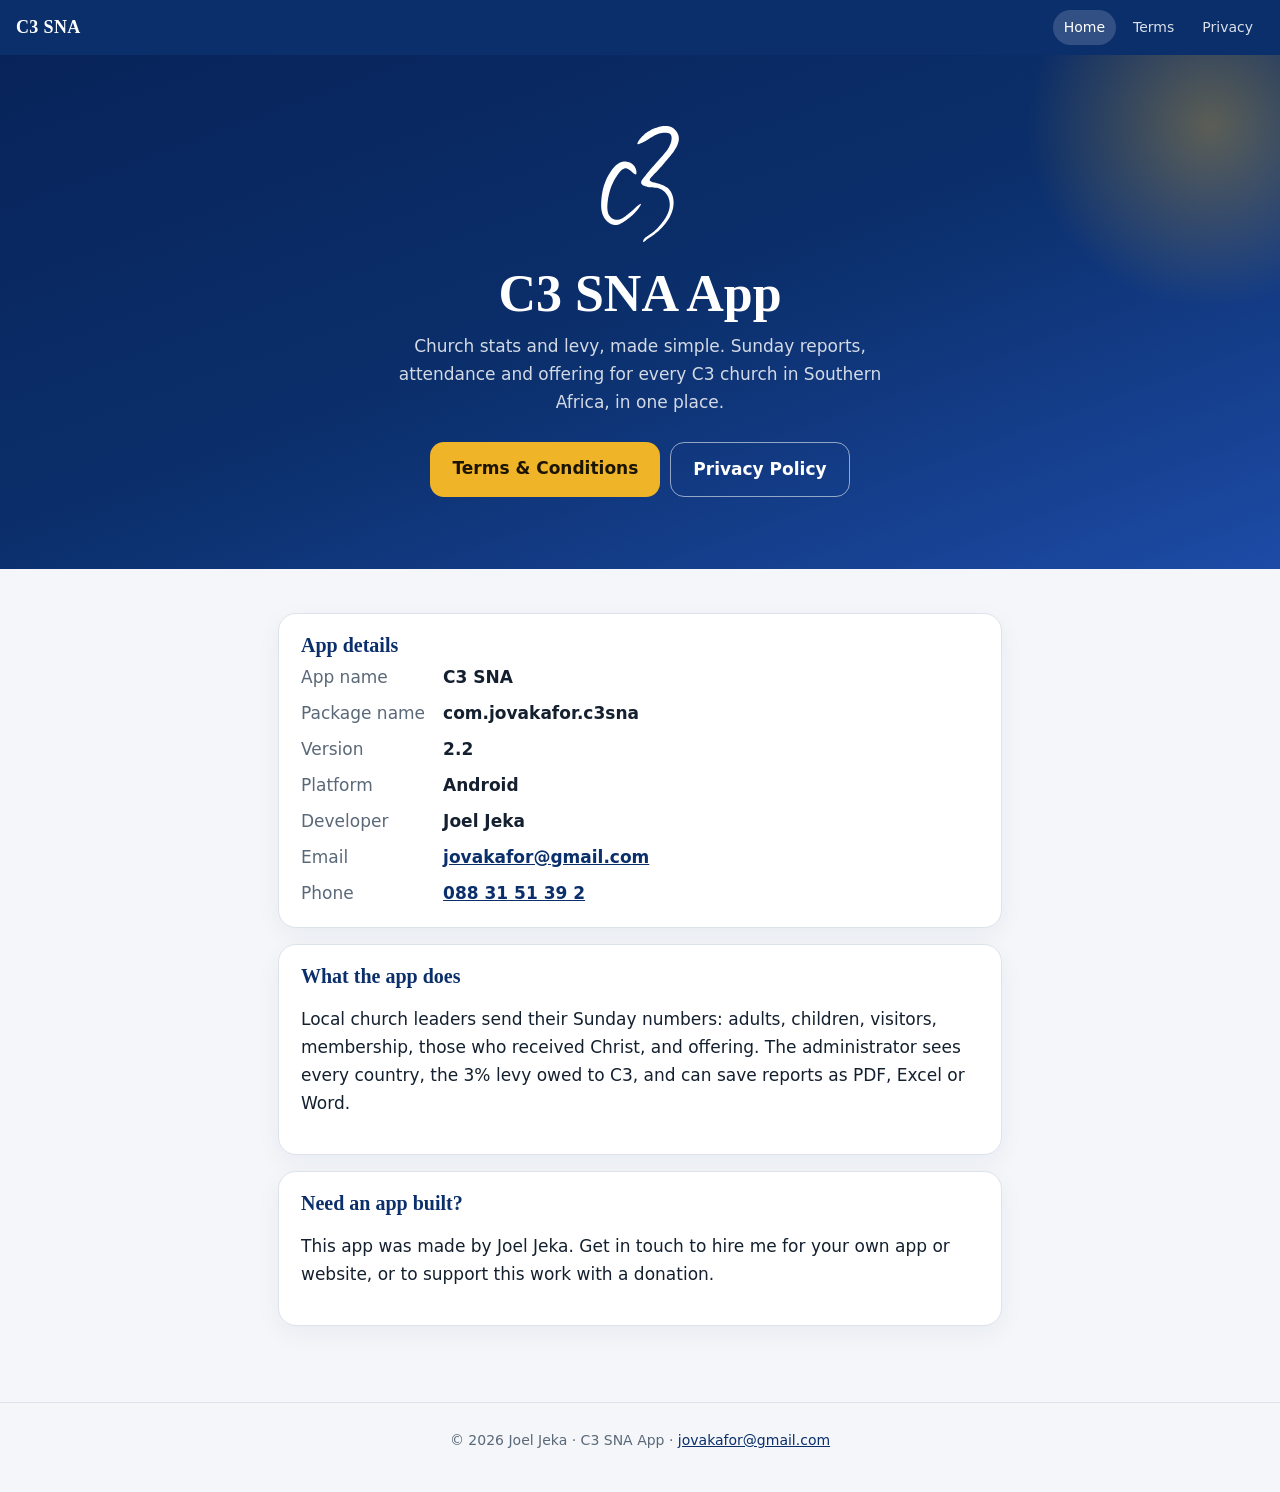
<file: index.html>
<!doctype html><html lang="en"><head><meta charset="utf-8"><meta name="viewport" content="width=device-width,initial-scale=1"><title>C3 SNA App</title><meta name="description" content="C3 SNA app: church stats and levy for C3 Southern Africa."><meta name="theme-color" content="#0b2f6b"><link rel="stylesheet" href="style.css"></head><body><div class="top"><b>C3 SNA</b><a href="index.html" class="on">Home</a><a href="terms.html">Terms</a><a href="privacy.html">Privacy</a></div><section class="hero"><svg class="lg" viewBox="0 0 1000 1000" role="img" aria-label="C3 logo"><path fill="currentColor" d="M526.5 946.4C525.2 945.6 523.4 943.2 523.7 939.9C524.1 936.5 525.7 930.9 528.6 926.3C531.5 921.6 536.3 916.5 541.4 912.0C546.5 907.5 553.2 903.4 559.3 899.2C565.4 895.0 572.0 891.0 577.9 887.0C583.8 883.0 589.4 879.1 594.7 875.0C600.0 870.9 604.9 866.8 609.8 862.6C614.6 858.4 619.2 854.2 623.8 849.8C628.4 845.4 632.8 840.9 637.3 836.2C641.8 831.5 646.2 826.6 650.7 821.5C655.2 816.4 659.6 811.2 664.0 805.8C668.4 800.4 672.8 794.8 677.0 789.1C681.2 783.4 685.2 777.5 689.1 771.6C693.0 765.7 696.7 759.6 700.2 753.5C703.7 747.4 707.0 741.0 710.0 734.7C713.0 728.4 715.7 722.0 718.0 715.5C720.3 709.0 722.4 702.5 724.0 695.9C725.6 689.3 727.0 682.7 727.8 676.1C728.6 669.5 729.0 662.8 728.9 656.2C728.8 649.6 728.3 643.0 727.3 636.5C726.3 630.0 724.9 623.5 723.1 617.2C721.3 610.9 719.0 604.8 716.4 598.9C713.8 593.0 710.7 587.2 707.2 581.8C703.7 576.4 699.9 571.2 695.6 566.4C691.4 561.6 686.7 557.1 681.7 553.0C676.7 548.9 671.2 545.2 665.5 542.0C659.8 538.8 653.7 535.9 647.3 533.7C640.9 531.5 633.9 529.9 626.9 528.6C619.9 527.3 612.4 526.7 605.0 526.0C597.6 525.3 590.0 525.0 582.6 524.4C575.2 523.8 567.7 523.3 560.6 522.2C553.5 521.1 546.6 519.9 540.2 517.8C533.8 515.7 527.3 513.0 522.4 509.6C517.5 506.2 512.9 502.2 510.7 497.7C508.5 493.2 508.0 488.1 509.2 482.8C510.4 477.5 514.2 471.6 517.8 465.9C521.4 460.2 526.4 454.2 530.8 448.5C535.2 442.8 539.6 437.3 544.0 431.8C548.4 426.3 552.8 421.0 557.1 415.7C561.4 410.4 565.7 405.2 570.0 400.1C574.3 395.0 578.6 389.9 582.9 384.9C587.2 379.9 591.6 374.9 595.9 369.9C600.2 364.9 604.5 359.9 608.9 355.0C613.3 350.1 617.8 345.2 622.2 340.2C626.7 335.2 631.1 330.2 635.6 325.2C640.1 320.1 644.8 315.0 649.4 309.9C654.0 304.8 658.7 299.6 663.4 294.3C668.1 289.1 672.8 283.8 677.4 278.4C682.0 273.0 686.6 267.5 691.0 262.0C695.4 256.5 699.7 251.0 703.8 245.3C707.9 239.7 711.8 233.9 715.4 228.1C719.0 222.3 722.5 216.5 725.5 210.6C728.5 204.7 731.3 198.8 733.6 192.7C735.9 186.6 738.0 180.5 739.5 174.3C741.0 168.1 742.2 161.9 742.7 155.6C743.2 149.3 743.5 142.5 742.5 136.7C741.5 130.8 740.0 124.9 736.7 120.5C733.4 116.1 728.5 112.5 722.6 110.1C716.7 107.7 708.9 106.7 701.5 106.1C694.1 105.5 685.8 106.0 678.4 106.6C671.0 107.2 664.0 108.4 657.2 109.9C650.4 111.4 644.1 113.3 637.8 115.5C631.5 117.7 625.5 120.3 619.6 123.1C613.7 125.9 607.9 128.9 602.1 132.1C596.3 135.3 590.5 138.9 584.6 142.4C578.7 145.9 572.9 149.6 566.9 153.3C560.9 157.0 554.9 160.8 548.8 164.5C542.7 168.2 536.5 171.8 530.2 175.2C523.9 178.6 517.2 182.2 510.9 185.1C504.6 188.0 497.6 191.1 492.6 192.4C487.6 193.7 482.9 194.6 481.0 193.1C479.1 191.6 479.6 187.9 481.1 183.7C482.6 179.5 486.6 173.2 490.2 167.7C493.8 162.2 498.3 156.3 502.6 150.9C506.9 145.5 511.4 140.4 516.1 135.4C520.8 130.4 525.6 125.6 530.6 121.1C535.6 116.6 540.8 112.3 546.2 108.2C551.6 104.1 557.1 100.2 562.8 96.6C568.5 92.9 574.2 89.5 580.2 86.3C586.2 83.1 592.3 80.1 598.5 77.3C604.7 74.5 611.1 71.9 617.6 69.6C624.1 67.2 630.7 65.1 637.4 63.2C644.1 61.3 651.0 59.6 657.9 58.2C664.8 56.8 671.9 55.5 678.8 54.7C685.7 53.9 692.7 53.5 699.5 53.6C706.3 53.7 713.2 54.2 719.7 55.4C726.2 56.6 732.7 58.4 738.7 60.9C744.8 63.4 750.6 66.8 756.0 70.6C761.4 74.4 766.5 79.1 771.1 84.0C775.7 88.9 779.9 94.4 783.5 100.0C787.1 105.6 790.2 111.7 792.6 117.8C795.0 123.9 796.7 130.2 797.7 136.4C798.8 142.6 799.1 148.8 798.9 155.1C798.7 161.3 797.8 167.7 796.4 173.9C795.0 180.2 793.1 186.4 790.8 192.6C788.5 198.8 785.8 205.0 782.7 211.1C779.7 217.2 776.1 223.3 772.5 229.4C768.9 235.5 764.9 241.5 760.8 247.4C756.7 253.3 752.3 259.1 747.9 264.9C743.5 270.6 739.0 276.3 734.6 281.9C730.2 287.5 725.6 292.9 721.2 298.3C716.8 303.7 712.4 308.9 708.1 314.1C703.8 319.3 699.5 324.3 695.2 329.3C690.9 334.3 686.7 339.3 682.4 344.2C678.1 349.1 673.9 354.0 669.6 358.9C665.3 363.8 661.0 368.5 656.6 373.4C652.2 378.3 647.7 383.2 643.2 388.1C638.7 393.0 634.2 397.9 629.5 402.9C624.8 407.9 620.0 413.0 615.1 418.2C610.2 423.4 605.0 428.6 600.0 433.9C595.0 439.2 589.0 444.9 584.9 450.0C580.8 455.1 576.5 460.3 575.2 464.6C573.9 468.9 574.5 472.6 577.0 475.7C579.5 478.8 584.6 481.2 589.9 483.5C595.2 485.8 602.1 487.5 608.7 489.4C615.3 491.3 622.5 493.1 629.5 495.0C636.5 496.9 643.8 498.8 650.8 500.9C657.8 503.0 665.0 505.3 671.8 507.9C678.5 510.5 685.2 513.3 691.3 516.6C697.4 519.9 703.1 523.6 708.4 527.7C713.6 531.8 718.4 536.3 722.8 541.1C727.2 545.9 731.2 551.1 734.7 556.5C738.2 561.9 741.3 567.6 744.0 573.5C746.7 579.4 749.1 585.6 751.0 591.9C752.9 598.2 754.4 604.7 755.6 611.3C756.8 617.9 757.5 624.6 758.0 631.3C758.5 638.0 758.5 644.9 758.3 651.7C758.0 658.5 757.4 665.3 756.5 672.1C755.6 678.9 754.3 685.7 752.7 692.3C751.1 698.9 749.2 705.4 747.1 711.9C745.0 718.4 742.5 724.7 739.8 731.0C737.1 737.3 734.1 743.5 731.0 749.6C727.9 755.7 724.4 761.7 720.9 767.6C717.4 773.5 713.6 779.3 709.7 785.0C705.8 790.7 701.8 796.2 697.6 801.6C693.4 807.0 689.0 812.4 684.6 817.6C680.2 822.8 675.7 827.8 671.1 832.7C666.5 837.6 661.8 842.4 657.1 847.1C652.4 851.8 647.7 856.3 642.8 860.7C637.9 865.1 632.9 869.5 627.8 873.7C622.7 877.9 617.6 882.0 612.2 886.1C606.8 890.2 601.3 894.1 595.6 898.1C589.9 902.1 583.9 906.0 578.1 910.0C572.3 914.0 566.3 918.0 560.7 922.1C555.1 926.2 549.3 931.1 544.4 934.9C539.5 938.7 534.5 942.8 531.5 944.7C528.5 946.6 527.8 947.2 526.5 946.4ZM303.1 815.3C298.9 814.7 291.4 813.6 285.7 811.7C280.0 809.8 274.3 807.1 268.9 804.0C263.5 800.9 258.1 797.1 253.1 792.9C248.1 788.7 243.3 784.0 238.9 779.0C234.5 774.0 230.3 768.5 226.6 762.9C222.9 757.2 219.6 751.2 216.8 745.1C214.0 739.0 211.6 732.6 209.6 726.1C207.6 719.6 206.1 713.0 204.8 706.3C203.6 699.6 202.7 692.8 202.1 685.9C201.5 679.0 201.2 672.0 201.1 665.1C201.0 658.2 201.2 651.2 201.4 644.2C201.7 637.2 202.1 630.3 202.6 623.4C203.1 616.5 203.8 609.7 204.5 602.9C205.2 596.1 206.1 589.4 207.1 582.7C208.1 576.0 209.2 569.3 210.5 562.7C211.8 556.1 213.1 549.6 214.6 543.1C216.1 536.6 217.8 530.1 219.6 523.7C221.4 517.3 223.3 510.9 225.4 504.6C227.5 498.3 229.7 491.9 232.1 485.7C234.5 479.4 237.1 473.2 239.8 467.1C242.5 461.0 245.4 454.9 248.4 448.8C251.4 442.7 254.6 436.7 258.0 430.7C261.4 424.7 265.0 418.7 268.7 412.8C272.4 406.9 276.3 401.1 280.4 395.3C284.5 389.6 288.8 383.7 293.3 378.3C297.8 372.9 302.5 367.6 307.4 362.7C312.3 357.8 317.5 353.2 322.8 349.1C328.1 345.0 333.6 341.2 339.4 338.1C345.1 335.0 351.1 332.5 357.3 330.7C363.5 328.9 370.0 327.6 376.6 327.2C383.2 326.8 390.1 327.2 396.7 328.2C403.3 329.2 410.1 331.0 416.5 333.4C422.9 335.8 429.2 338.9 434.9 342.6C440.6 346.3 446.0 350.8 450.7 355.8C455.4 360.9 459.6 366.7 462.9 372.9C466.2 379.1 468.7 386.6 470.4 393.2C472.1 399.8 472.9 407.2 472.9 412.5C472.9 417.8 472.0 422.7 470.2 424.9C468.4 427.1 465.6 426.9 462.3 425.5C459.0 424.1 454.7 420.2 450.1 416.5C445.5 412.8 440.1 407.5 434.6 403.1C429.1 398.7 423.0 393.9 417.0 390.3C411.0 386.7 404.7 383.4 398.6 381.7C392.5 380.0 386.4 379.2 380.6 380.3C374.8 381.4 369.3 384.4 364.0 388.1C358.7 391.8 353.8 397.1 349.0 402.3C344.2 407.5 339.7 413.7 335.3 419.4C330.9 425.1 326.8 430.9 322.8 436.7C318.8 442.5 315.0 448.3 311.4 454.2C307.8 460.1 304.4 466.1 301.2 472.0C298.0 477.9 294.9 483.9 292.0 489.9C289.1 495.9 286.4 502.1 283.8 508.2C281.2 514.3 278.8 520.5 276.5 526.7C274.2 532.9 272.2 539.2 270.2 545.6C268.2 552.0 266.4 558.4 264.7 564.9C263.0 571.4 261.4 578.0 260.0 584.6C258.6 591.2 257.3 598.0 256.1 604.8C254.9 611.6 253.9 618.4 252.9 625.4C251.9 632.4 251.1 639.5 250.4 646.6C249.7 653.7 249.1 661.0 248.9 668.1C248.7 675.2 248.6 682.3 249.0 689.2C249.4 696.1 250.1 702.9 251.4 709.4C252.7 715.9 254.3 722.3 256.6 728.2C258.9 734.1 261.7 739.9 265.3 745.0C268.9 750.1 273.2 755.0 278.1 759.1C283.0 763.2 288.6 766.9 294.4 769.6C300.2 772.3 306.6 774.4 312.9 775.2C319.2 776.1 325.9 775.8 332.4 774.7C338.9 773.6 345.3 771.3 351.7 768.7C358.1 766.1 364.4 762.7 370.5 759.2C376.6 755.7 382.4 751.8 388.2 747.8C393.9 743.8 399.5 739.6 405.0 735.3C410.5 731.0 415.7 726.6 421.0 722.1C426.3 717.6 431.6 712.9 436.8 708.2C442.1 703.5 447.2 698.8 452.5 694.1C457.8 689.4 463.1 684.5 468.5 679.8C473.9 675.1 479.7 670.0 484.8 666.0C489.9 662.0 495.1 657.9 498.9 655.5C502.6 653.1 505.9 651.5 507.3 651.9C508.7 652.3 508.4 654.7 507.1 658.0C505.9 661.3 502.9 666.5 499.8 671.5C496.7 676.5 492.6 682.5 488.6 688.0C484.6 693.5 480.3 698.9 475.9 704.2C471.5 709.5 466.8 714.6 462.0 719.6C457.2 724.6 452.4 729.5 447.3 734.3C442.2 739.1 437.0 743.8 431.7 748.4C426.4 753.0 421.0 757.5 415.5 761.9C410.0 766.3 404.4 770.8 398.7 775.0C393.0 779.2 387.3 783.4 381.5 787.3C375.7 791.2 369.9 794.9 364.0 798.2C358.1 801.5 352.2 804.6 346.3 807.1C340.4 809.6 334.4 811.7 328.5 813.1C322.6 814.5 314.9 815.1 310.7 815.5C306.5 815.9 307.3 815.9 303.1 815.3Z"/></svg><h1>C3 SNA App</h1><p>Church stats and levy, made simple. Sunday reports, attendance and offering for every C3 church in Southern Africa, in one place.</p><div class="btns"><a class="btn" href="terms.html">Terms &amp; Conditions</a><a class="btn o" href="privacy.html">Privacy Policy</a></div></section>
<main><div class="card"><h2>App details</h2><dl><dt>App name</dt><dd>C3 SNA</dd><dt>Package name</dt><dd>com.jovakafor.c3sna</dd><dt>Version</dt><dd>2.2</dd><dt>Platform</dt><dd>Android</dd><dt>Developer</dt><dd>Joel Jeka</dd><dt>Email</dt><dd><a href="mailto:jovakafor@gmail.com">jovakafor@gmail.com</a></dd><dt>Phone</dt><dd><a href="tel:0883151392">088 31 51 39 2</a></dd></dl></div>
<div class="card"><h2>What the app does</h2><p>Local church leaders send their Sunday numbers: adults, children, visitors, membership, those who received Christ, and offering. The administrator sees every country, the 3% levy owed to C3, and can save reports as PDF, Excel or Word.</p></div>
<div class="card"><h2>Need an app built?</h2><p>This app was made by Joel Jeka. Get in touch to hire me for your own app or website, or to support this work with a donation.</p></div></main><footer>© 2026 Joel Jeka · C3 SNA App · <a href="mailto:jovakafor@gmail.com">jovakafor@gmail.com</a></footer></body></html>
</file>
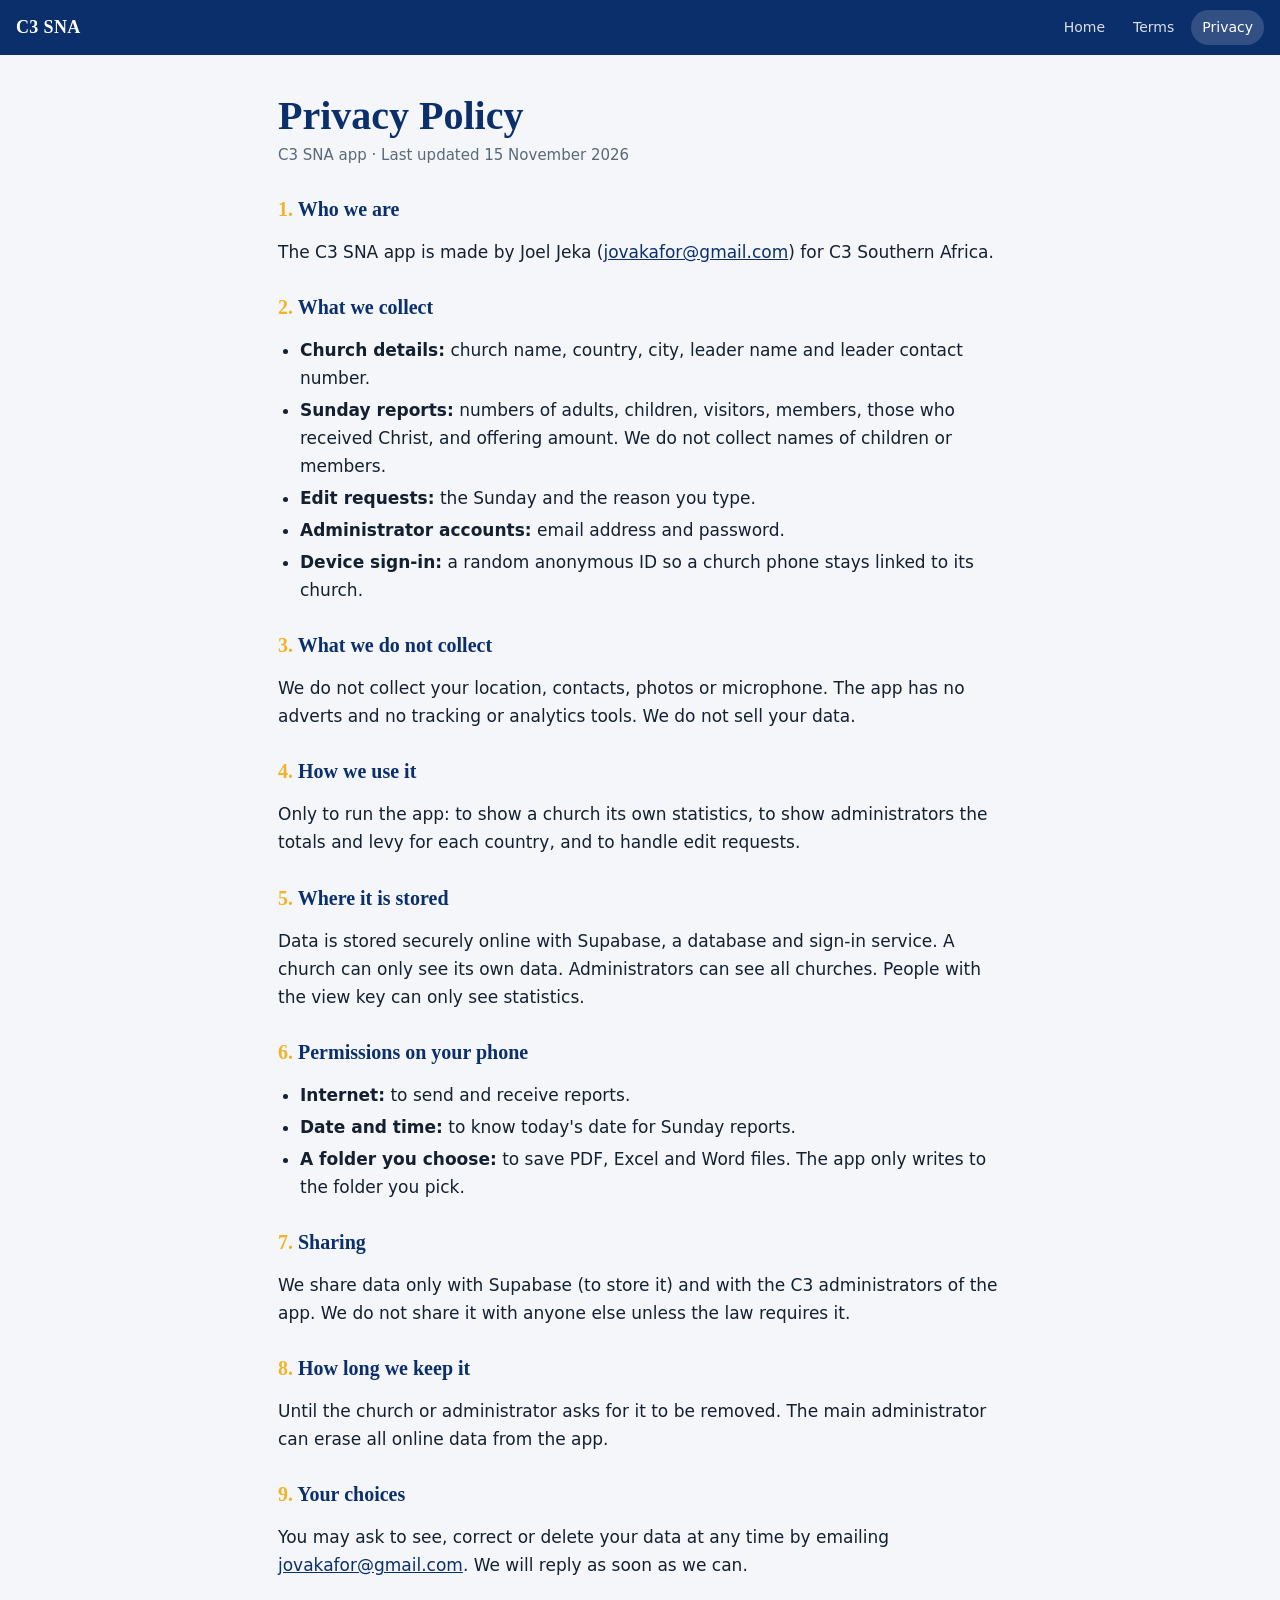
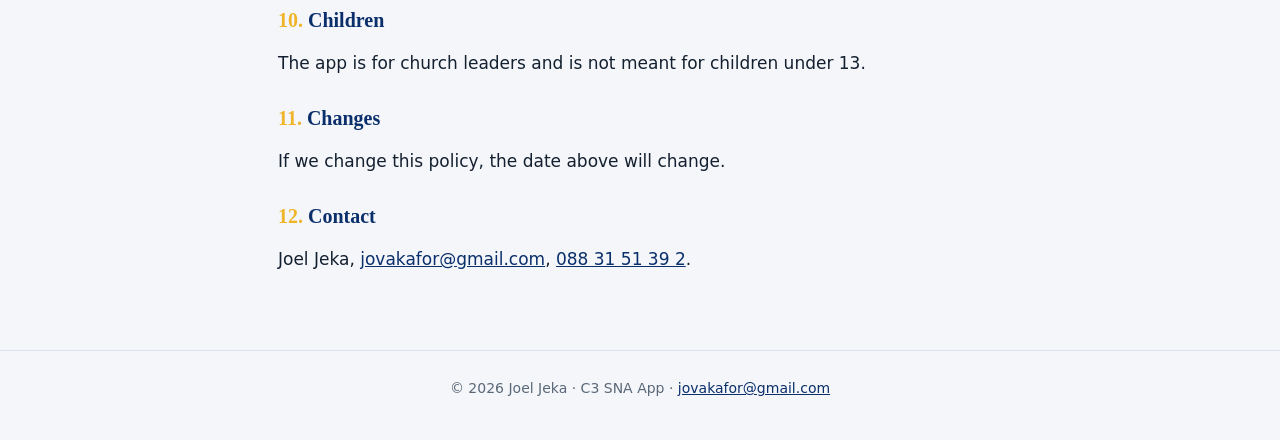
<file: privacy.html>
<!doctype html><html lang="en"><head><meta charset="utf-8"><meta name="viewport" content="width=device-width,initial-scale=1"><title>Privacy Policy · C3 SNA</title><meta name="description" content="Privacy Policy for the C3 SNA app."><meta name="theme-color" content="#0b2f6b"><link rel="stylesheet" href="style.css"></head><body><div class="top"><b>C3 SNA</b><a href="index.html">Home</a><a href="terms.html">Terms</a><a href="privacy.html" class="on">Privacy</a></div><main><h1 class="pt">Privacy Policy</h1><p class="up">C3 SNA app · Last updated 15 November 2026</p><div class="doc"><h2>Who we are</h2><p>The C3 SNA app is made by Joel Jeka (<a href="mailto:jovakafor@gmail.com">jovakafor@gmail.com</a>) for C3 Southern Africa.</p>
<h2>What we collect</h2><ul><li><b>Church details:</b> church name, country, city, leader name and leader contact number.</li><li><b>Sunday reports:</b> numbers of adults, children, visitors, members, those who received Christ, and offering amount. We do not collect names of children or members.</li><li><b>Edit requests:</b> the Sunday and the reason you type.</li><li><b>Administrator accounts:</b> email address and password.</li><li><b>Device sign-in:</b> a random anonymous ID so a church phone stays linked to its church.</li></ul>
<h2>What we do not collect</h2><p>We do not collect your location, contacts, photos or microphone. The app has no adverts and no tracking or analytics tools. We do not sell your data.</p>
<h2>How we use it</h2><p>Only to run the app: to show a church its own statistics, to show administrators the totals and levy for each country, and to handle edit requests.</p>
<h2>Where it is stored</h2><p>Data is stored securely online with Supabase, a database and sign-in service. A church can only see its own data. Administrators can see all churches. People with the view key can only see statistics.</p>
<h2>Permissions on your phone</h2><ul><li><b>Internet:</b> to send and receive reports.</li><li><b>Date and time:</b> to know today's date for Sunday reports.</li><li><b>A folder you choose:</b> to save PDF, Excel and Word files. The app only writes to the folder you pick.</li></ul>
<h2>Sharing</h2><p>We share data only with Supabase (to store it) and with the C3 administrators of the app. We do not share it with anyone else unless the law requires it.</p>
<h2>How long we keep it</h2><p>Until the church or administrator asks for it to be removed. The main administrator can erase all online data from the app.</p>
<h2>Your choices</h2><p>You may ask to see, correct or delete your data at any time by emailing <a href="mailto:jovakafor@gmail.com">jovakafor@gmail.com</a>. We will reply as soon as we can.</p>
<h2>Children</h2><p>The app is for church leaders and is not meant for children under 13.</p>
<h2>Changes</h2><p>If we change this policy, the date above will change.</p>
<h2>Contact</h2><p>Joel Jeka, <a href="mailto:jovakafor@gmail.com">jovakafor@gmail.com</a>, <a href="tel:0883151392">088 31 51 39 2</a>.</p></div></main><footer>© 2026 Joel Jeka · C3 SNA App · <a href="mailto:jovakafor@gmail.com">jovakafor@gmail.com</a></footer></body></html>
</file>
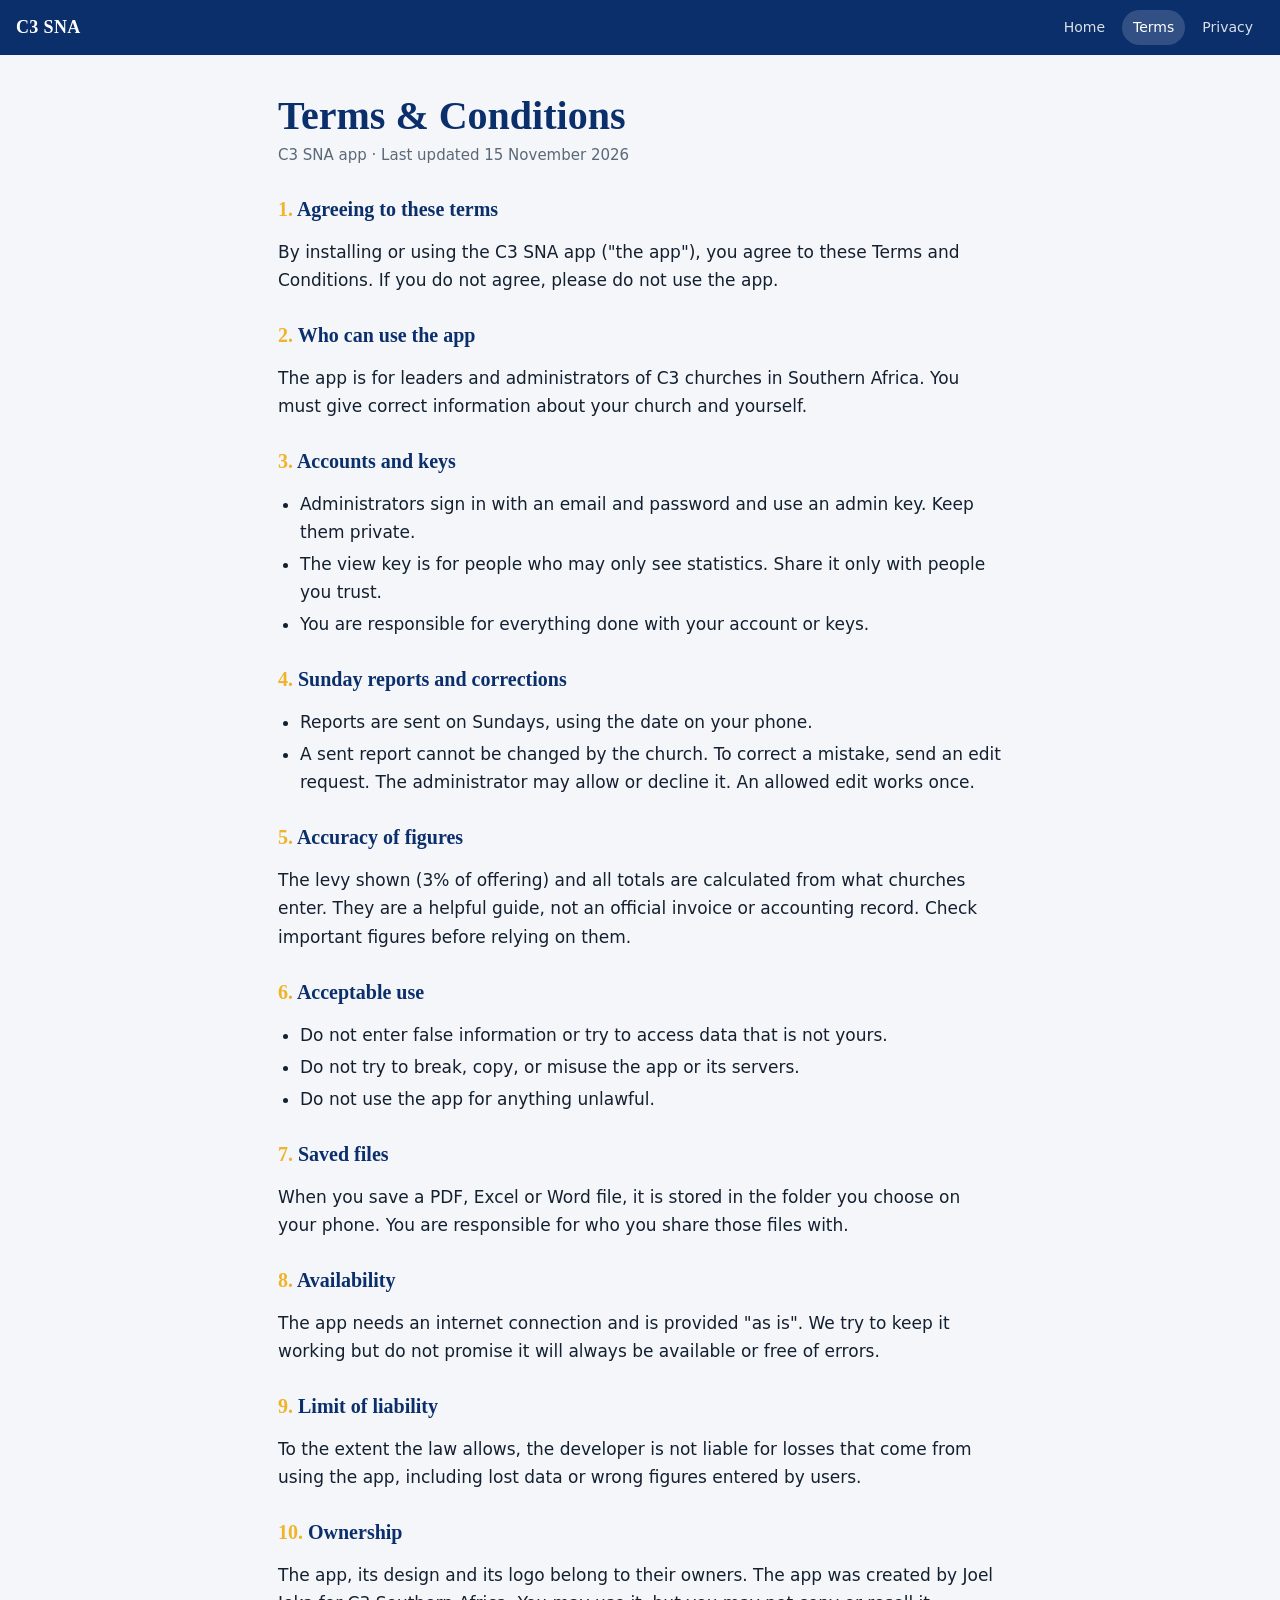
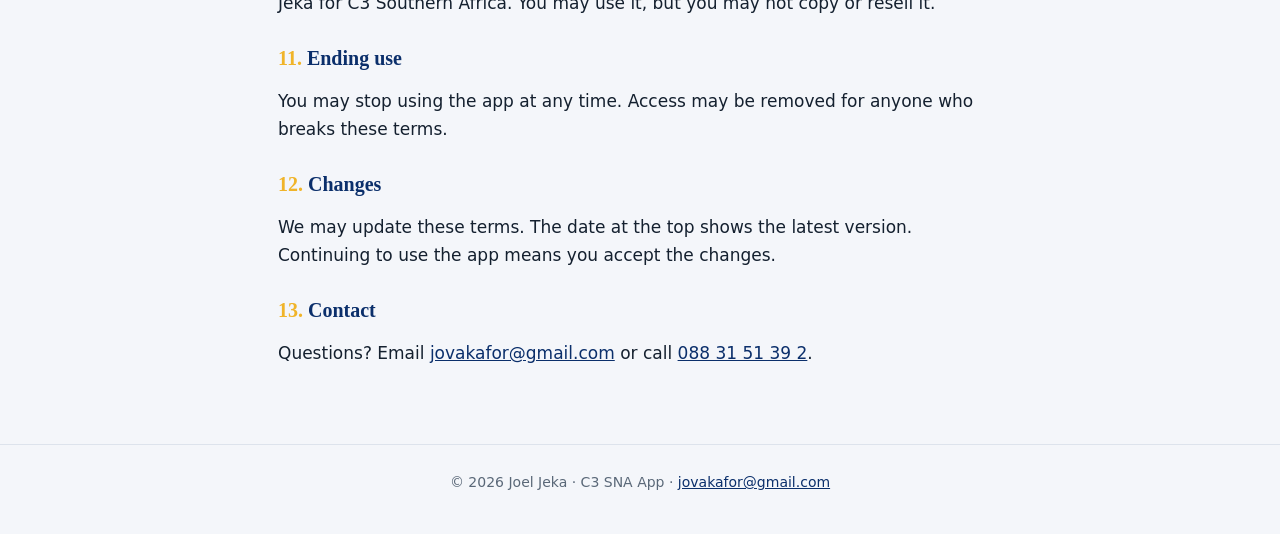
<file: terms.html>
<!doctype html><html lang="en"><head><meta charset="utf-8"><meta name="viewport" content="width=device-width,initial-scale=1"><title>Terms and Conditions · C3 SNA</title><meta name="description" content="Terms and Conditions for the C3 SNA app."><meta name="theme-color" content="#0b2f6b"><link rel="stylesheet" href="style.css"></head><body><div class="top"><b>C3 SNA</b><a href="index.html">Home</a><a href="terms.html" class="on">Terms</a><a href="privacy.html">Privacy</a></div><main><h1 class="pt">Terms &amp; Conditions</h1><p class="up">C3 SNA app · Last updated 15 November 2026</p><div class="doc"><h2>Agreeing to these terms</h2><p>By installing or using the C3 SNA app ("the app"), you agree to these Terms and Conditions. If you do not agree, please do not use the app.</p>
<h2>Who can use the app</h2><p>The app is for leaders and administrators of C3 churches in Southern Africa. You must give correct information about your church and yourself.</p>
<h2>Accounts and keys</h2><ul><li>Administrators sign in with an email and password and use an admin key. Keep them private.</li><li>The view key is for people who may only see statistics. Share it only with people you trust.</li><li>You are responsible for everything done with your account or keys.</li></ul>
<h2>Sunday reports and corrections</h2><ul><li>Reports are sent on Sundays, using the date on your phone.</li><li>A sent report cannot be changed by the church. To correct a mistake, send an edit request. The administrator may allow or decline it. An allowed edit works once.</li></ul>
<h2>Accuracy of figures</h2><p>The levy shown (3% of offering) and all totals are calculated from what churches enter. They are a helpful guide, not an official invoice or accounting record. Check important figures before relying on them.</p>
<h2>Acceptable use</h2><ul><li>Do not enter false information or try to access data that is not yours.</li><li>Do not try to break, copy, or misuse the app or its servers.</li><li>Do not use the app for anything unlawful.</li></ul>
<h2>Saved files</h2><p>When you save a PDF, Excel or Word file, it is stored in the folder you choose on your phone. You are responsible for who you share those files with.</p>
<h2>Availability</h2><p>The app needs an internet connection and is provided "as is". We try to keep it working but do not promise it will always be available or free of errors.</p>
<h2>Limit of liability</h2><p>To the extent the law allows, the developer is not liable for losses that come from using the app, including lost data or wrong figures entered by users.</p>
<h2>Ownership</h2><p>The app, its design and its logo belong to their owners. The app was created by Joel Jeka for C3 Southern Africa. You may use it, but you may not copy or resell it.</p>
<h2>Ending use</h2><p>You may stop using the app at any time. Access may be removed for anyone who breaks these terms.</p>
<h2>Changes</h2><p>We may update these terms. The date at the top shows the latest version. Continuing to use the app means you accept the changes.</p>
<h2>Contact</h2><p>Questions? Email <a href="mailto:jovakafor@gmail.com">jovakafor@gmail.com</a> or call <a href="tel:0883151392">088 31 51 39 2</a>.</p></div></main><footer>© 2026 Joel Jeka · C3 SNA App · <a href="mailto:jovakafor@gmail.com">jovakafor@gmail.com</a></footer></body></html>
</file>
<file: style.css>
*{box-sizing:border-box}html{scroll-behavior:smooth}
:root{--navy:#0b2f6b;--gold:#f0b429;--bg:#f4f6fa;--sf:#fff;--tx:#14202f;--mu:#5a6878;--bd:#dde3ec}
@media(prefers-color-scheme:dark){:root{--bg:#0d1420;--sf:#152033;--tx:#e8eef7;--mu:#9bacc2;--bd:#25344b}}
body{margin:0;background:var(--bg);color:var(--tx);font:17px/1.65 system-ui,-apple-system,"Segoe UI",Roboto,sans-serif}
a{color:var(--navy)}@media(prefers-color-scheme:dark){a{color:#8db4ff}}
.top{position:sticky;top:0;z-index:5;display:flex;gap:6px;align-items:center;padding:10px 16px;background:var(--navy);color:#fff}
.top b{font-family:Georgia,serif;font-size:18px;margin-right:auto;letter-spacing:.02em}.top a{color:#fff;text-decoration:none;font-size:14px;padding:6px 11px;border-radius:999px;opacity:.85}
.top a.on,.top a:hover{background:rgba(255,255,255,.16);opacity:1}
.hero{position:relative;overflow:hidden;text-align:center;color:#fff;padding:64px 20px 72px;background:linear-gradient(160deg,#08235a,#0b2f6b 50%,#1d4ba6)}
.hero:before{content:"";position:absolute;right:-120px;top:-120px;width:380px;height:380px;border-radius:50%;background:radial-gradient(circle,rgba(240,180,41,.35),transparent 68%)}
.hero .lg{position:relative;width:130px;height:130px;color:#fff;animation:rise .8s both}
.hero h1{position:relative;font:700 clamp(32px,7vw,52px)/1.1 Georgia,serif;margin:8px 0 10px;animation:rise .8s .1s both}
.hero p{position:relative;margin:0 auto;max-width:520px;color:rgba(255,255,255,.82);animation:rise .8s .2s both}
.btns{position:relative;display:flex;gap:10px;justify-content:center;flex-wrap:wrap;margin-top:26px;animation:rise .8s .3s both}
.btn{display:inline-block;padding:12px 22px;border-radius:14px;font-weight:700;text-decoration:none;background:var(--gold);color:#1b1500}.btn.o{background:transparent;color:#fff;border:1.5px solid rgba(255,255,255,.55)}
@keyframes rise{from{opacity:0;transform:translateY(14px)}to{opacity:1;transform:none}}
main{max-width:760px;margin:0 auto;padding:28px 18px 60px}
.card{background:var(--sf);border:1px solid var(--bd);border-radius:18px;padding:20px 22px;margin:16px 0;box-shadow:0 8px 24px rgba(10,30,60,.05)}
.card h2{margin:0 0 6px;font:700 20px Georgia,serif;color:var(--navy)}@media(prefers-color-scheme:dark){.card h2{color:#8db4ff}}
dl{margin:0;display:grid;grid-template-columns:max-content 1fr;gap:8px 18px}dt{color:var(--mu)}dd{margin:0;font-weight:600;word-break:break-word}
h1.pt{font:700 clamp(28px,6vw,40px)/1.15 Georgia,serif;margin:10px 0 4px;color:var(--navy)}@media(prefers-color-scheme:dark){h1.pt{color:#fff}}
.up{color:var(--mu);margin:0 0 18px;font-size:15px}
.doc{counter-reset:s}.doc h2{counter-increment:s;font:700 20px Georgia,serif;margin:30px 0 6px;color:var(--navy)}.doc h2:before{content:counter(s) ". ";color:var(--gold)}
@media(prefers-color-scheme:dark){.doc h2{color:#8db4ff}}
.doc ul{padding-left:22px}.doc li{margin:4px 0}
footer{text-align:center;color:var(--mu);font-size:14px;padding:26px 16px 40px;border-top:1px solid var(--bd)}
@media(prefers-reduced-motion:reduce){*{animation:none!important}}
</file>
